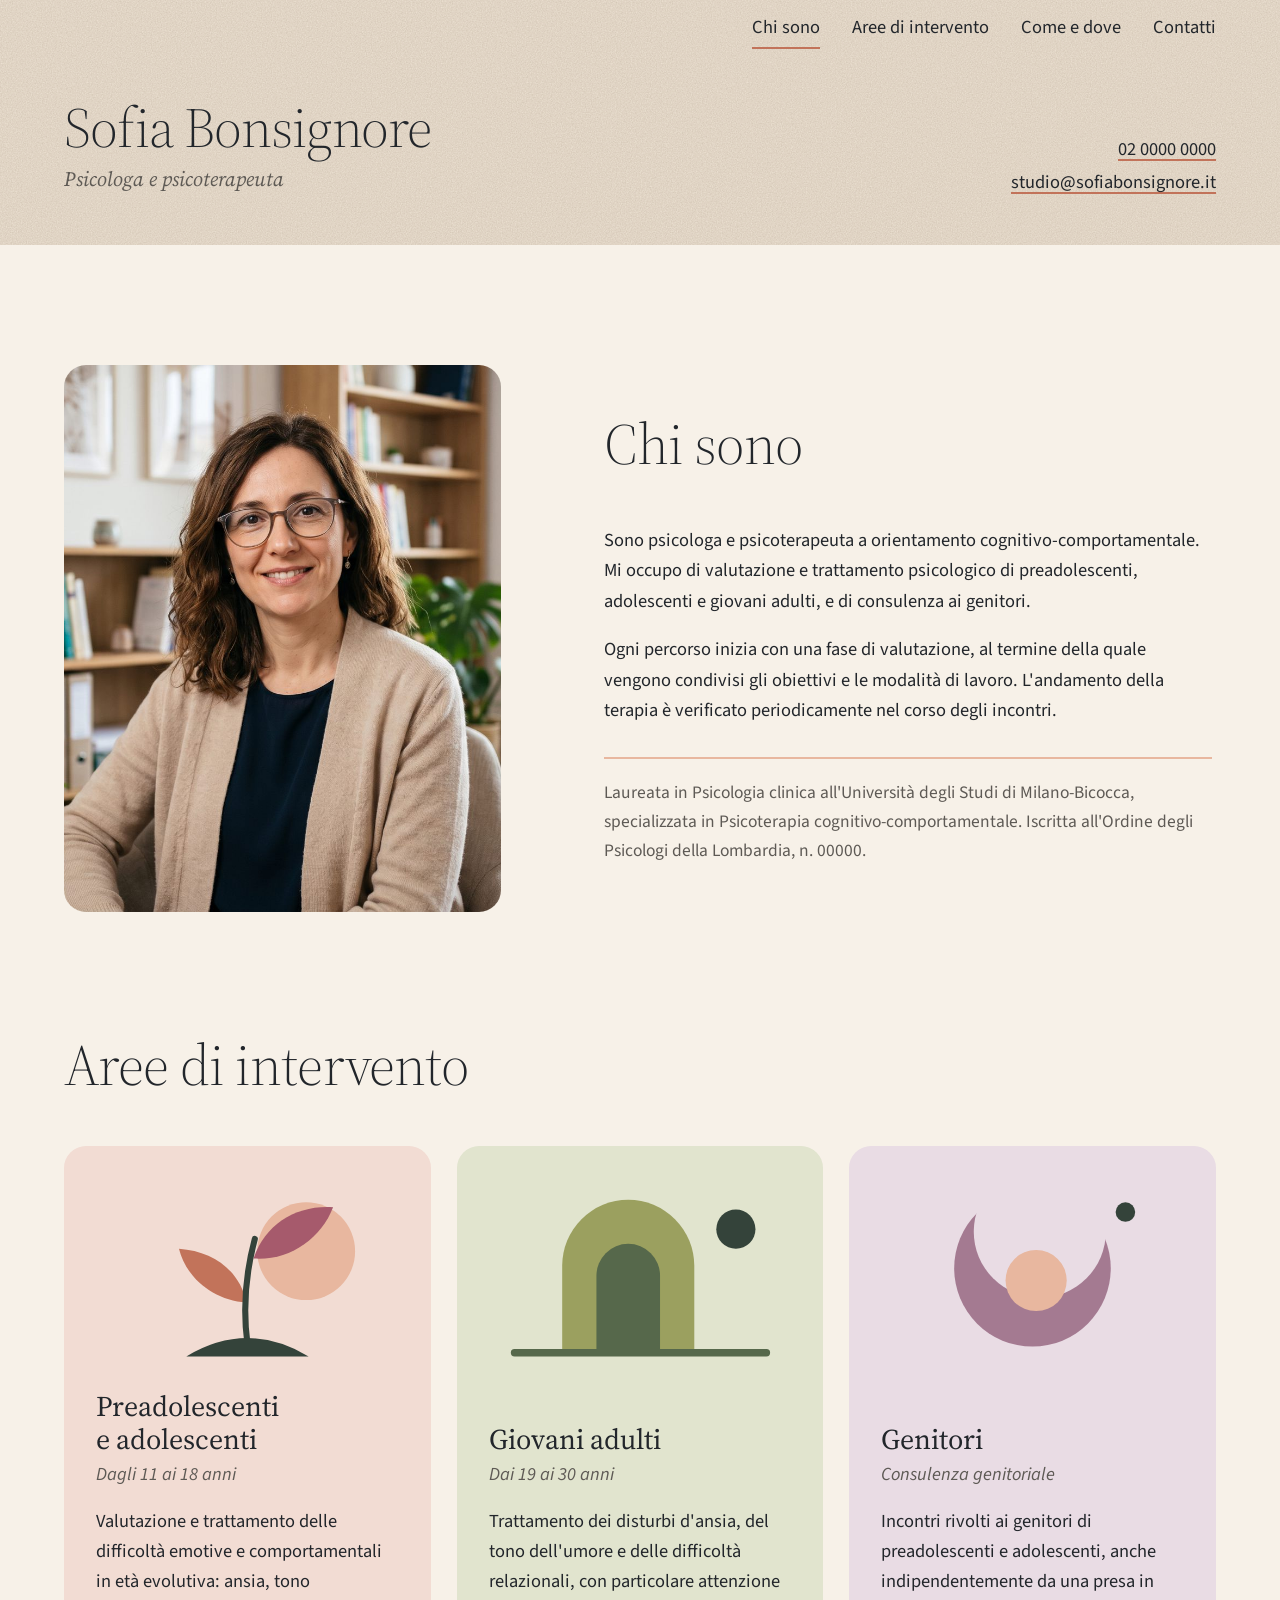
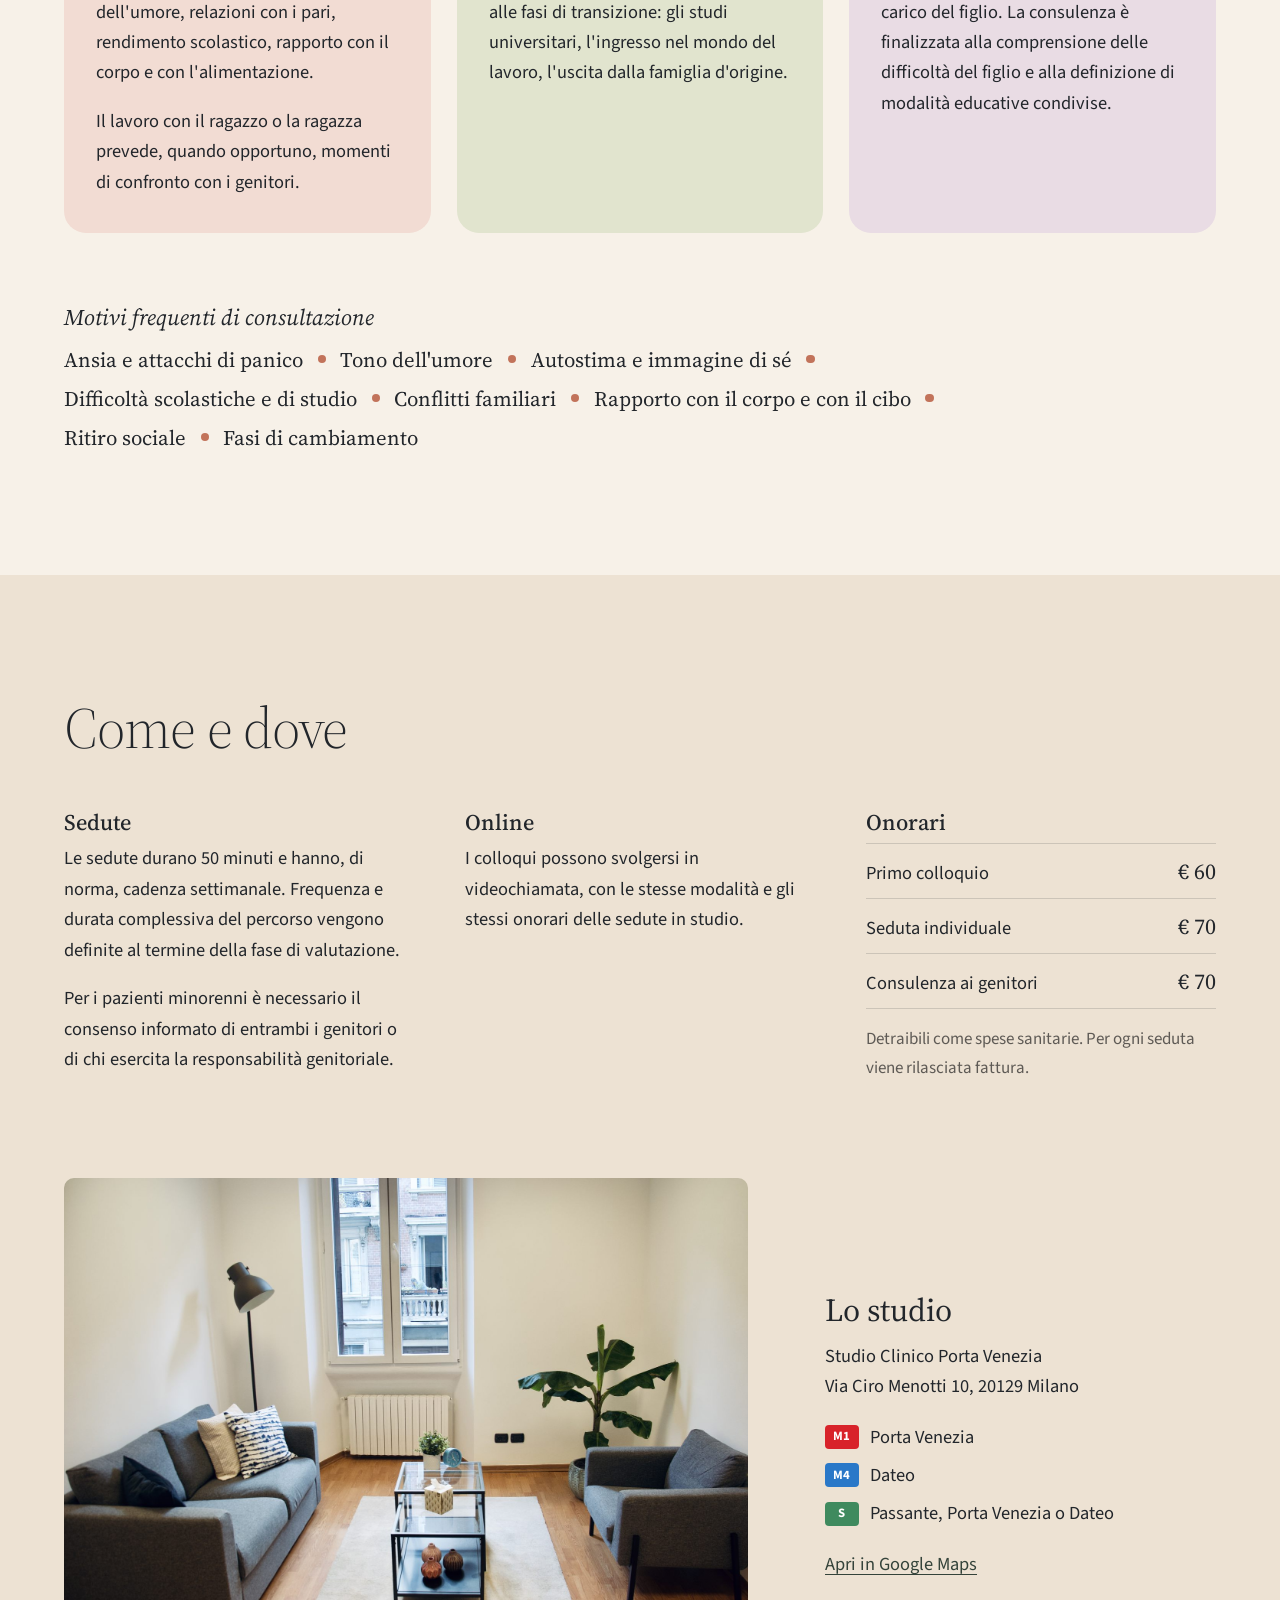
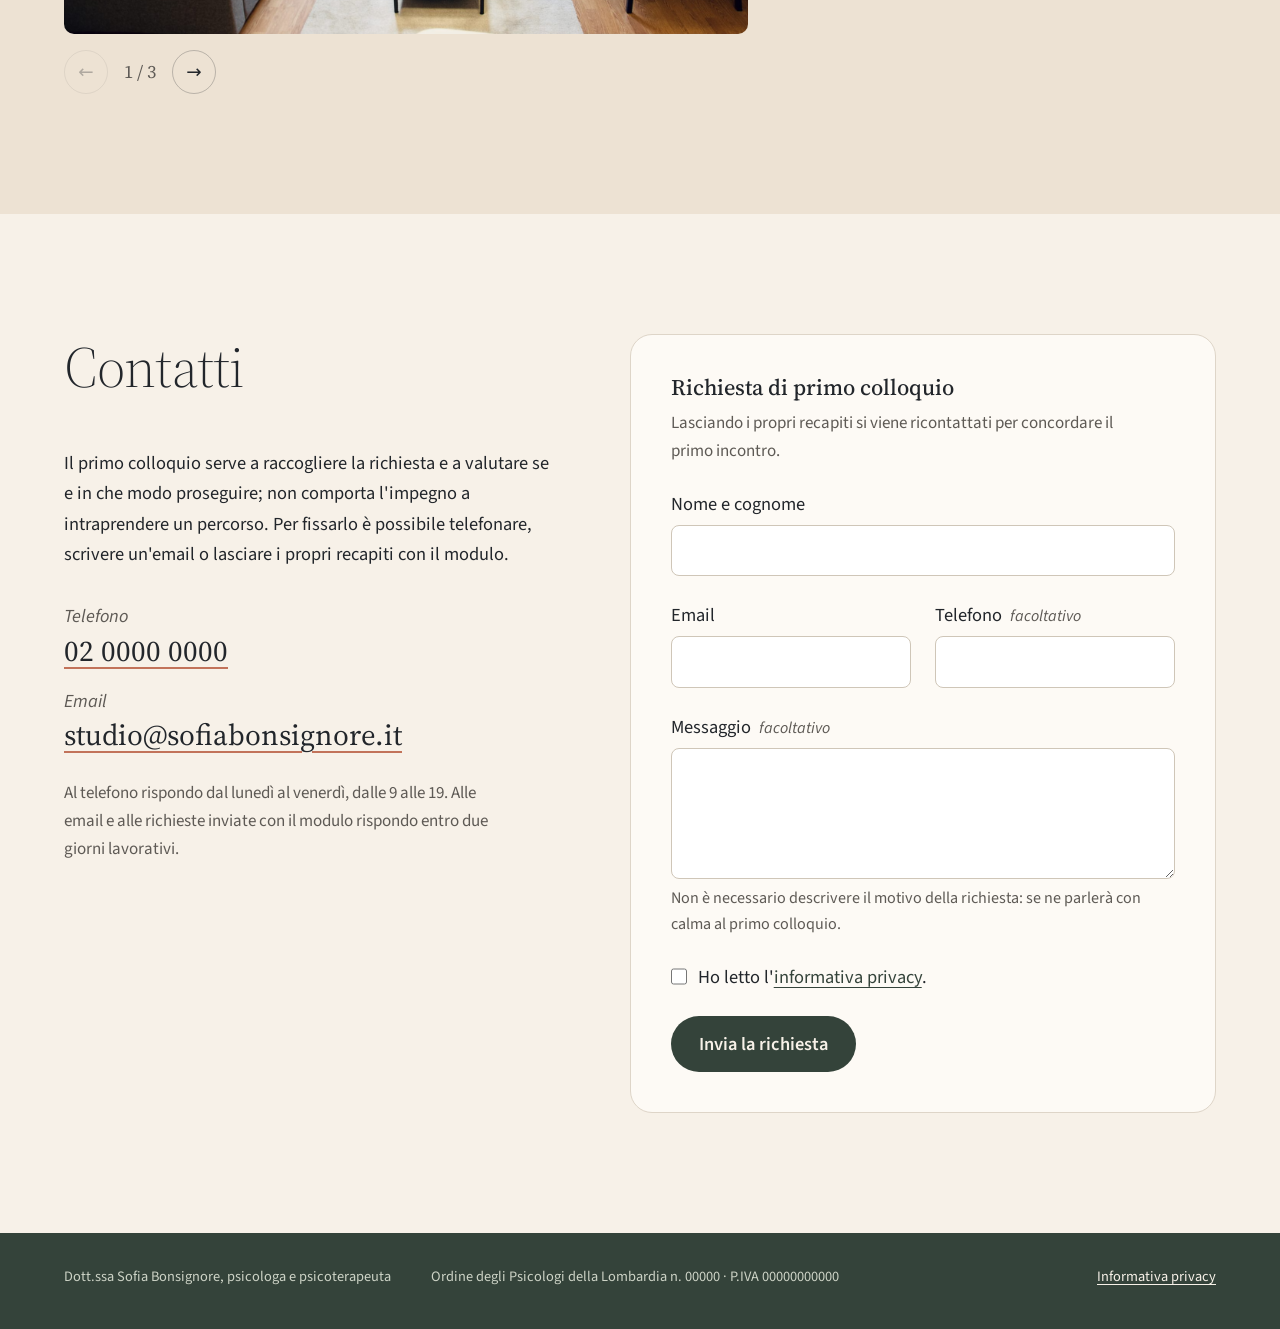
<file: index.html>
<!doctype html>
<html lang="it">
<head>
  <meta charset="utf-8">
  <meta name="viewport" content="width=device-width, initial-scale=1">
  <title>Dott.ssa Sofia Bonsignore · Psicologa e psicoterapeuta a Milano</title>
  <meta name="description" content="Psicologa e psicoterapeuta a Milano, Porta Venezia, e online. Preadolescenti, adolescenti, giovani adulti e consulenza ai genitori.">
  <!-- Sviluppo: non indicizzare. Rimuovere al lancio. -->
  <meta name="robots" content="noindex, nofollow">
  <meta name="theme-color" content="#EDE2D3">
  <link rel="preload" href="assets/fonts/source-sans-3.woff2" as="font" type="font/woff2" crossorigin>
  <link rel="preload" href="assets/fonts/source-serif-4-opsz.woff2" as="font" type="font/woff2" crossorigin>
  <link rel="stylesheet" href="styles.css">
  <script src="script.js" defer></script>
</head>
<body>

  <a class="skip" href="#main">Vai al contenuto</a>

  <!-- Barra che resta in alto: sulla sabbia dell'apertura, poi crema con il nome quando si scorre -->
  <nav class="bar" id="bar" aria-label="Principale">
    <div class="wrap bar__inner">
      <a class="bar__name" href="#top">Sofia Bonsignore</a>
      <ul class="nav">
        <li><a href="#chi-sono">Chi sono</a></li>
        <li><a href="#aree">Aree<span class="nav__more"> di intervento</span></a></li>
        <li><a href="#come-e-dove">Come e dove</a></li>
        <li><a href="#contatti">Contatti</a></li>
      </ul>
    </div>
  </nav>

  <!-- Intestazione: piccola e sobria, come una carta intestata -->
  <header class="hero" id="top">
    <div class="wrap hero__inner">
      <div>
        <h1 class="name" id="name">Sofia Bonsignore</h1>
        <p class="role">Psicologa e psicoterapeuta</p>
      </div>
      <ul class="hero__contacts">
        <li><a href="tel:+390200000000">02 0000 0000</a></li>
        <li><a href="mailto:studio@sofiabonsignore.it">studio@sofiabonsignore.it</a></li>
      </ul>
    </div>
  </header>

  <main id="main">

    <section class="section section--cream" id="chi-sono" aria-labelledby="h-chi-sono">
      <div class="wrap about">
        <figure class="portrait">
          <img src="dummy-photo.jpg" alt="Ritratto della dottoressa Sofia Bonsignore" width="1800" height="1005">
        </figure>

        <div class="about__text">
          <h2 class="section__title" id="h-chi-sono">Chi sono</h2>
          <!-- Testo provvisorio -->
          <p>Sono psicologa e psicoterapeuta a orientamento cognitivo-comportamentale. Mi occupo di valutazione e trattamento psicologico di preadolescenti, adolescenti e giovani adulti, e di consulenza ai genitori.</p>
          <p>Ogni percorso inizia con una fase di valutazione, al termine della quale vengono condivisi gli obiettivi e le modalità di lavoro. L'andamento della terapia è verificato periodicamente nel corso degli incontri.</p>
          <p class="training">Laureata in Psicologia clinica all'Università degli Studi di Milano-Bicocca, specializzata in Psicoterapia cognitivo-comportamentale. Iscritta all'Ordine degli Psicologi della Lombardia, n. 00000.</p>
        </div>
      </div>
    </section>

    <section class="section section--cream" id="aree" aria-labelledby="h-aree">
      <div class="wrap">
        <h2 class="section__title" id="h-aree">Aree di intervento</h2>

        <!-- Le tre aree sono definitive; le descrizioni cliniche sono provvisorie e verranno sostituite.
             Illustrazioni a carta ritagliata: un germoglio (crescita), una soglia (passaggio all'età adulta),
             una forma che ne accoglie una più piccola (il genitore accanto al figlio).
             Al passaggio del mouse le forme si muovono appena (classi a-*, vedi styles.css). -->
        <div class="areas">
          <article class="area tone-rose">
            <div class="area__cover">
              <svg viewBox="0 0 300 200" aria-hidden="true">
                <circle cx="198" cy="86" r="40" class="f-peach a-sun"/>
                <path d="M155 92C164 64 190 48 220 50C210 76 184 94 155 92Z" class="f-rose-deep a-leaf-r"/>
                <path d="M149 128C122 126 100 108 94 84C122 86 144 102 149 128Z" class="f-terracotta a-leaf-l"/>
                <path d="M150 162C146 132 148 106 156 76" fill="none" class="s-deep" stroke-width="5" stroke-linecap="round"/>
                <path d="M100 172Q150 142 200 172Z" class="f-deep"/>
              </svg>
            </div>
            <h3 class="area__name">Preadolescenti e adolescenti</h3>
            <p class="area__meta">Dagli 11 ai 18 anni</p>
            <div class="area__text">
              <p>Valutazione e trattamento delle difficoltà emotive e comportamentali in età evolutiva: ansia, tono dell'umore, relazioni con i pari, rendimento scolastico, rapporto con il corpo e con l'alimentazione.</p>
              <p>Il lavoro con il ragazzo o la ragazza prevede, quando opportuno, momenti di confronto con i genitori.</p>
            </div>
          </article>

          <article class="area tone-sage">
            <div class="area__cover">
              <svg viewBox="0 0 300 200" aria-hidden="true">
                <path d="M86 168V98A54 54 0 0 1 194 98V168Z" class="f-olive"/>
                <path d="M114 168V106A26 26 0 0 1 166 106V168Z" class="f-moss"/>
                <circle cx="228" cy="68" r="16" class="f-deep a-away"/>
                <rect x="44" y="166" width="212" height="6" rx="3" class="f-moss"/>
              </svg>
            </div>
            <h3 class="area__name">Giovani adulti</h3>
            <p class="area__meta">Dai 19 ai 30 anni</p>
            <div class="area__text">
              <p>Trattamento dei disturbi d'ansia, del tono dell'umore e delle difficoltà relazionali, con particolare attenzione alle fasi di transizione: gli studi universitari, l'ingresso nel mondo del lavoro, l'uscita dalla famiglia d'origine.</p>
            </div>
          </article>

          <article class="area tone-mauve">
            <div class="area__cover">
              <svg viewBox="0 0 300 200" aria-hidden="true">
                <defs>
                  <mask id="cut-genitori">
                    <rect width="300" height="200" fill="#fff"/>
                    <circle cx="156" cy="70" r="54" fill="#000"/>
                  </mask>
                </defs>
                <circle cx="150" cy="100" r="64" class="f-mauve a-cup" mask="url(#cut-genitori)"/>
                <circle cx="153" cy="110" r="25" class="f-peach a-held"/>
                <circle cx="226" cy="54" r="8" class="f-deep"/>
              </svg>
            </div>
            <h3 class="area__name">Genitori</h3>
            <p class="area__meta">Consulenza genitoriale</p>
            <div class="area__text">
              <p>Incontri rivolti ai genitori di preadolescenti e adolescenti, anche indipendentemente da una presa in carico del figlio. La consulenza è finalizzata alla comprensione delle difficoltà del figlio e alla definizione di modalità educative condivise.</p>
            </div>
          </article>
        </div>

        <div class="reasons">
          <h3 class="reasons__title">Motivi frequenti di consultazione</h3>
          <ul class="reasons__list">
            <li>Ansia e attacchi di panico</li>
            <li>Tono dell'umore</li>
            <li>Autostima e immagine di sé</li>
            <li>Difficoltà scolastiche e di studio</li>
            <li>Conflitti familiari</li>
            <li>Rapporto con il corpo e con il cibo</li>
            <li>Ritiro sociale</li>
            <li>Fasi di cambiamento</li>
          </ul>
        </div>
      </div>
    </section>

    <section class="section section--tint" id="come-e-dove" aria-labelledby="h-come-e-dove">
      <div class="wrap">
        <h2 class="section__title" id="h-come-e-dove">Come e dove</h2>

        <!-- Testi e onorari provvisori -->
        <div class="how">
          <div class="block">
            <h3>Sedute</h3>
            <p>Le sedute durano 50 minuti e hanno, di norma, cadenza settimanale. Frequenza e durata complessiva del percorso vengono definite al termine della fase di valutazione.</p>
            <p>Per i pazienti minorenni è necessario il consenso informato di entrambi i genitori o di chi esercita la responsabilità genitoriale.</p>
          </div>

          <div class="block">
            <h3>Online</h3>
            <p>I colloqui possono svolgersi in videochiamata, con le stesse modalità e gli stessi onorari delle sedute in studio.</p>
          </div>

          <div class="block">
            <h3>Onorari</h3>
            <table class="fees">
              <tbody>
                <tr><th scope="row">Primo colloquio</th><td>€ 60</td></tr>
                <tr><th scope="row">Seduta individuale</th><td>€ 70</td></tr>
                <tr><th scope="row">Consulenza ai genitori</th><td>€ 70</td></tr>
              </tbody>
            </table>
            <p class="small">Detraibili come spese sanitarie. Per ogni seduta viene rilasciata fattura.</p>
          </div>
        </div>

        <!-- Lo studio: foto che scorrono (swipe o frecce), indicazioni accanto -->
        <div class="studio">
          <div class="gallery">
            <div class="gallery__track" id="gallery-track" tabindex="0" role="region" aria-label="Foto dello studio">
              <img src="assets/studio/stanza-1.jpg" alt="Stanza dello studio con divano, poltrona e finestra sulla via" width="1800" height="1191" loading="lazy">
              <img src="assets/studio/stanza-2.jpg" alt="Stanza dello studio con due poltrone chiare e una libreria" width="1800" height="1192" loading="lazy">
              <img src="assets/studio/stanza-3.jpg" alt="Poltrona accanto alla portafinestra" width="1800" height="1192" loading="lazy">
            </div>
            <div class="gallery__controls" id="gallery-controls" hidden>
              <button type="button" class="gallery__btn" data-dir="-1" aria-label="Foto precedente">←</button>
              <span class="gallery__count" id="gallery-count">1 / 3</span>
              <button type="button" class="gallery__btn" data-dir="1" aria-label="Foto successiva">→</button>
            </div>
          </div>

          <div class="studio__info">
            <h3>Lo studio</h3>
            <address>
              Studio Clinico Porta Venezia<br>
              Via Ciro Menotti 10, 20129 Milano
            </address>
            <ul class="transit">
              <li><span class="line line--m1">M1</span> Porta Venezia</li>
              <li><span class="line line--m4">M4</span> Dateo</li>
              <li><span class="line line--s">S</span> Passante, Porta Venezia o Dateo</li>
            </ul>
            <p><a href="https://www.google.com/maps/search/?api=1&amp;query=Via+Ciro+Menotti+10+Milano" target="_blank" rel="noopener">Apri in Google Maps</a></p>
          </div>
        </div>
      </div>
    </section>

    <section class="section section--cream" id="contatti" aria-labelledby="h-contatti">
      <div class="wrap contact">
        <div class="contact__intro">
          <h2 class="section__title" id="h-contatti">Contatti</h2>
          <!-- Recapiti e orari provvisori -->
          <p>Il primo colloquio serve a raccogliere la richiesta e a valutare se e in che modo proseguire; non comporta l'impegno a intraprendere un percorso. Per fissarlo è possibile telefonare, scrivere un'email o lasciare i propri recapiti con il modulo.</p>

          <dl class="contacts">
            <div>
              <dt>Telefono</dt>
              <dd><a href="tel:+390200000000">02 0000 0000</a></dd>
            </div>
            <div>
              <dt>Email</dt>
              <dd><a href="mailto:studio@sofiabonsignore.it">studio@sofiabonsignore.it</a></dd>
            </div>
          </dl>
          <p class="small">Al telefono rispondo dal lunedì al venerdì, dalle 9 alle 19. Alle email e alle richieste inviate con il modulo rispondo entro due giorni lavorativi.</p>
        </div>

        <!-- Modulo dimostrativo: in produzione l'invio passa da un servizio come Formspree o Web3Forms -->
        <form class="form" id="richiesta" aria-labelledby="h-richiesta">
          <div>
            <h3 id="h-richiesta">Richiesta di primo colloquio</h3>
            <p class="small">Lasciando i propri recapiti si viene ricontattati per concordare il primo incontro.</p>
          </div>

          <div class="field">
            <label for="f-nome">Nome e cognome</label>
            <input id="f-nome" name="nome" type="text" autocomplete="name" required>
          </div>

          <div class="form__row">
            <div class="field">
              <label for="f-email">Email</label>
              <input id="f-email" name="email" type="email" autocomplete="email" required>
            </div>
            <div class="field">
              <label for="f-tel">Telefono <span class="optional">facoltativo</span></label>
              <input id="f-tel" name="telefono" type="tel" autocomplete="tel">
            </div>
          </div>

          <!-- Campo libero: la nota sotto scoraggia l'invio di dati sanitari attraverso il modulo -->
          <div class="field">
            <label for="f-msg">Messaggio <span class="optional">facoltativo</span></label>
            <textarea id="f-msg" name="messaggio" rows="4" aria-describedby="f-msg-nota"></textarea>
            <p class="field__hint" id="f-msg-nota">Non è necessario descrivere il motivo della richiesta: se ne parlerà con calma al primo colloquio.</p>
          </div>

          <label class="consent">
            <input type="checkbox" name="privacy" required>
            <span>Ho letto l'<a href="privacy.html">informativa privacy</a>.</span>
          </label>

          <div>
            <button type="submit" class="button">Invia la richiesta</button>
            <p class="form__status" id="richiesta-esito" role="status" hidden></p>
          </div>
        </form>
      </div>
    </section>

  </main>

  <footer class="footer">
    <div class="wrap footer__inner">
      <p>Dott.ssa Sofia Bonsignore, psicologa e psicoterapeuta</p>
      <p>Ordine degli Psicologi della Lombardia n. 00000 · P.IVA 00000000000</p>
      <p><a href="privacy.html">Informativa privacy</a></p>
    </div>
  </footer>

</body>
</html>
</file>
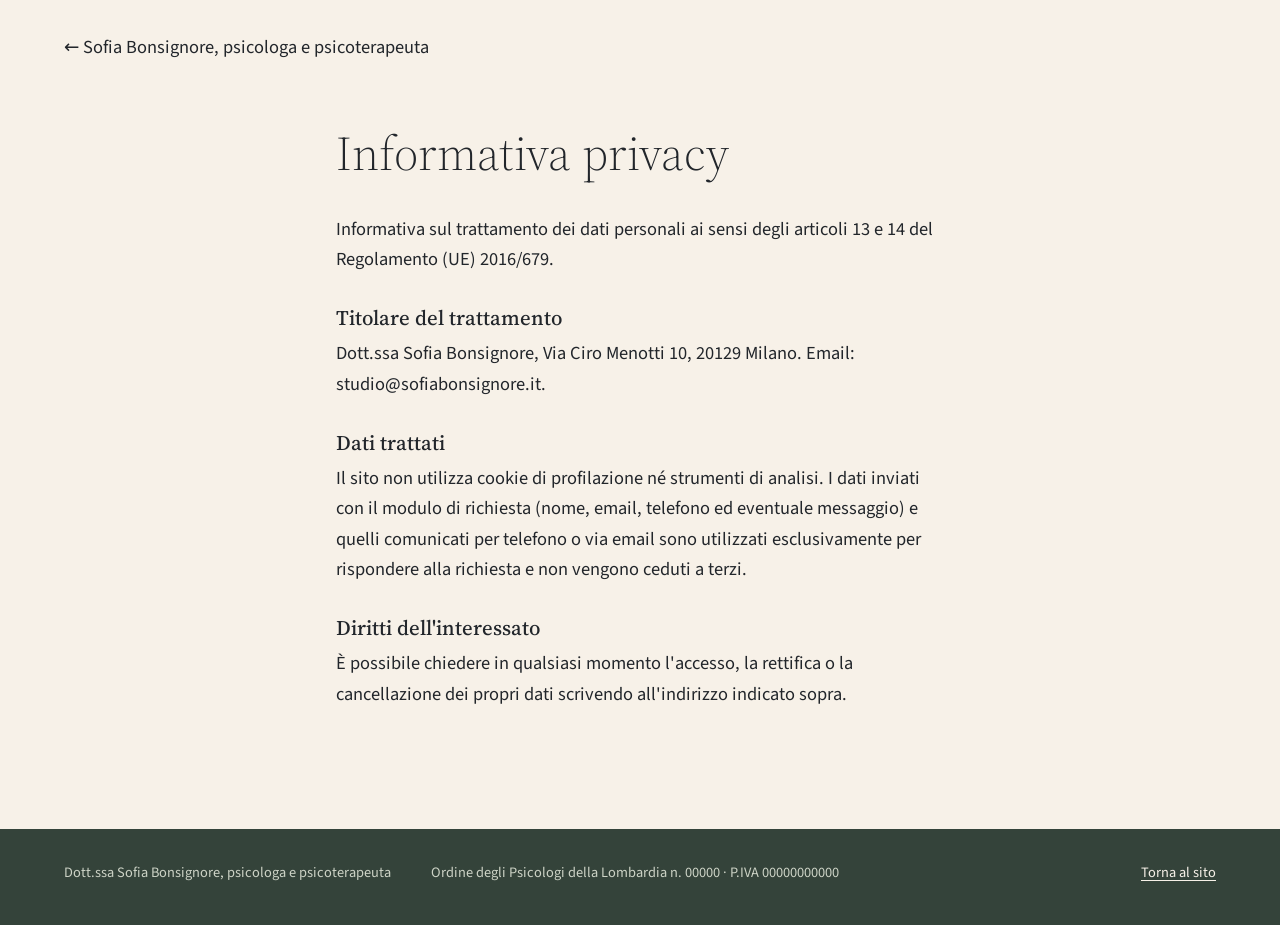
<file: privacy.html>
<!doctype html>
<html lang="it">
<head>
  <meta charset="utf-8">
  <meta name="viewport" content="width=device-width, initial-scale=1">
  <title>Informativa privacy · Dott.ssa Sofia Bonsignore</title>
  <meta name="robots" content="noindex, nofollow">
  <meta name="theme-color" content="#FAF9F6">
  <link rel="stylesheet" href="styles.css">
</head>
<body>

  <div class="wrap page-back">
    <a href="./">← Sofia Bonsignore, psicologa e psicoterapeuta</a>
  </div>

  <main class="wrap page">
    <h1>Informativa privacy</h1>
    <!-- Testo provvisorio: l'informativa definitiva va redatta prima della pubblicazione. -->
    <p>Informativa sul trattamento dei dati personali ai sensi degli articoli 13 e 14 del Regolamento (UE) 2016/679.</p>

    <h2>Titolare del trattamento</h2>
    <p>Dott.ssa Sofia Bonsignore, Via Ciro Menotti 10, 20129 Milano. Email: studio@sofiabonsignore.it.</p>

    <h2>Dati trattati</h2>
    <p>Il sito non utilizza cookie di profilazione né strumenti di analisi. I dati inviati con il modulo di richiesta (nome, email, telefono ed eventuale messaggio) e quelli comunicati per telefono o via email sono utilizzati esclusivamente per rispondere alla richiesta e non vengono ceduti a terzi.</p>

    <h2>Diritti dell'interessato</h2>
    <p>È possibile chiedere in qualsiasi momento l'accesso, la rettifica o la cancellazione dei propri dati scrivendo all'indirizzo indicato sopra.</p>
  </main>

  <footer class="footer">
    <div class="wrap footer__inner">
      <p>Dott.ssa Sofia Bonsignore, psicologa e psicoterapeuta</p>
      <p>Ordine degli Psicologi della Lombardia n. 00000 · P.IVA 00000000000</p>
      <p><a href="./">Torna al sito</a></p>
    </div>
  </footer>

</body>
</html>
</file>
<file: styles.css>
/* ---------- Font (self-hosted, SIL OFL: assets/fonts/OFL.txt) ---------- */
/* Source Serif 4 per nome e titoli (asse ottico: i titoli grandi usano il taglio "display");
   Source Sans 3 per il testo, disegnato come compagno del serif */
@font-face {
  font-family: "Source Serif 4";
  src: url("assets/fonts/source-serif-4-opsz.woff2") format("woff2");
  font-weight: 200 900; font-style: normal; font-display: swap;
}
@font-face {
  font-family: "Source Serif 4";
  src: url("assets/fonts/source-serif-4-opsz-italic.woff2") format("woff2");
  font-weight: 200 900; font-style: italic; font-display: swap;
}
@font-face {
  font-family: "Source Sans 3";
  src: url("assets/fonts/source-sans-3.woff2") format("woff2");
  font-weight: 200 900; font-style: normal; font-display: swap;
}
@font-face {
  font-family: "Source Sans 3";
  src: url("assets/fonts/source-sans-3-italic.woff2") format("woff2");
  font-weight: 200 900; font-style: italic; font-display: swap;
}

/* ---------- Tokens ---------- */
/* Pochi colori, tono su tono: crema come fondo, sabbia calda come campitura che si alterna al crema
   (apertura, Come e dove), un verde inchiostro in piccole dosi (link, pulsante, punti delle
   illustrazioni, piè di pagina). Le tinte pastello vivono solo nelle card delle aree, dove
   distinguono le fasce d'età; il terracotta resta per i piccoli dettagli. */
:root {
  --cream: #F7F1E8;
  --card: #FDFAF5;
  --ink: #22262B;
  --muted: #5E5A55;
  --rule: #DED5C8;
  --field: #EDE2D3;         /* sabbia calda: campiture */
  --deep: #34433A;          /* verde inchiostro: link, pulsante, piè di pagina */
  --deep-soft: #CDD3C6;     /* testo secondario sul verde inchiostro */

  /* Fondi delle card */
  --rose-bg: #F2DCD3;
  --sage-bg: #E1E4CE;
  --mauve-bg: #E9DCE4;

  /* Colori delle forme ritagliate */
  --peach: #E8B79F;
  --terracotta: #C2735A;
  --rose-deep: #A65A6C;
  --olive: #9BA05F;
  --moss: #56684B;
  --mauve: #A47A91;

  --serif: "Source Serif 4", Georgia, "Times New Roman", serif;
  --sans: "Source Sans 3", system-ui, -apple-system, "Segoe UI", sans-serif;
  --gutter: clamp(1.25rem, 4vw, 2.5rem);
  --measure: 38rem;
  --space: clamp(4.5rem, 10vw, 7.5rem);
  --radius: 10px;
  --radius-lg: 22px;
  --bar-h: 3.5rem;
  --ease: cubic-bezier(.22, .61, .36, 1);
  /* Grana di carta: rumore SVG generato dal browser */
  --grain: url("data:image/svg+xml,%3Csvg xmlns='http://www.w3.org/2000/svg' width='220' height='220'%3E%3Cfilter id='g'%3E%3CfeTurbulence type='fractalNoise' baseFrequency='0.8' numOctaves='3' stitchTiles='stitch'/%3E%3CfeColorMatrix values='0 0 0 0 0.32 0 0 0 0 0.26 0 0 0 0 0.2 0 0 0 0.6 0'/%3E%3C/filter%3E%3Crect width='100%25' height='100%25' filter='url%28%23g%29'/%3E%3C/svg%3E");
}

/* ---------- Base ---------- */
*, *::before, *::after { box-sizing: border-box; }

html {
  -webkit-text-size-adjust: 100%;
  text-size-adjust: 100%;
  scroll-behavior: smooth;
  scroll-padding-top: var(--bar-h);
}

body {
  margin: 0;
  background: var(--cream);
  color: var(--ink);
  font-family: var(--sans);
  font-size: clamp(1.0625rem, 1rem + .2vw, 1.15rem);
  line-height: 1.65;
  -webkit-font-smoothing: antialiased;
}

img { display: block; max-width: 100%; height: auto; }

h1, h2, h3 {
  margin: 0;
  font-family: var(--serif);
  font-weight: 400;
  font-optical-sizing: auto;
  line-height: 1.15;
  text-wrap: balance;
}
p, ul, dl, figure, address { margin: 0; }
p { text-wrap: pretty; }
p + p { margin-top: 1em; }

a {
  color: var(--deep);
  text-decoration-thickness: 1px;
  text-underline-offset: .2em;
}
a:hover { color: var(--terracotta); }

:focus-visible { outline: 2px solid currentColor; outline-offset: 3px; }

.wrap { width: min(72rem, 100% - 2 * var(--gutter)); margin-inline: auto; }

.skip {
  position: absolute; left: 1rem; top: -10rem; z-index: 50;
  padding: .5rem 1rem;
  background: var(--ink); color: var(--cream);
}
.skip:focus { top: 1rem; }

.small { font-size: .925em; color: var(--muted); }

/* Colori delle forme ritagliate (classi, perché var() negli attributi SVG non è affidabile) */
.f-peach { fill: var(--peach); }
.f-terracotta { fill: var(--terracotta); }
.f-rose-deep { fill: var(--rose-deep); }
.f-olive { fill: var(--olive); }
.f-moss { fill: var(--moss); }
.f-mauve { fill: var(--mauve); }
.f-deep { fill: var(--deep); }
.s-deep { stroke: var(--deep); }

/* ---------- Barra di navigazione ---------- */
/* In cima ha la sabbia dell'apertura; quando l'apertura esce dallo schermo diventa crema e mostra il nome */
.bar {
  --bar-fg: var(--ink);
  position: sticky; top: 0; z-index: 20;
  background: var(--field);
  transition: background-color .35s var(--ease), box-shadow .35s var(--ease);
}
.bar.is-stuck { --bar-fg: var(--ink); background: var(--cream); box-shadow: 0 1px 0 var(--rule); }
.bar__inner { position: relative; z-index: 1; }
/* Sopra l'apertura la barra ha la stessa grana di carta, così le due superfici sono una sola */
.bar::after {
  content: ""; position: absolute; inset: 0; pointer-events: none;
  background-image: var(--grain);
  opacity: .45; mix-blend-mode: multiply;
  transition: opacity .35s var(--ease);
}
.bar.is-stuck::after { opacity: 0; }

.bar__inner {
  display: flex; align-items: center; justify-content: space-between; gap: 1.5rem;
  min-height: var(--bar-h);
}

.bar__name {
  display: none;
  font-family: var(--serif); font-size: 1.2rem; white-space: nowrap;
  color: var(--bar-fg); text-decoration: none;
  opacity: 0; visibility: hidden;
  transition: opacity .3s var(--ease), visibility .3s;
}
.bar.is-stuck .bar__name { opacity: 1; visibility: visible; }

.nav {
  list-style: none; margin: 0; padding: 0;
  display: flex; justify-content: space-between; gap: 1rem;
  flex: 1;
}
.nav a {
  display: block; padding-block: .3rem;
  color: var(--bar-fg); text-decoration: none;
  border-bottom: 2px solid transparent;
  transition: color .35s, border-color .2s;
}
.nav a:hover { color: var(--bar-fg); border-bottom-color: var(--peach); }
.nav a[aria-current="true"] { border-bottom-color: var(--terracotta); }
.nav__more { display: none; }

@media (min-width: 40rem) {
  .nav { flex: none; justify-content: flex-end; gap: 2rem; }
  .nav__more { display: inline; }
  .bar__name { display: block; }
}

/* ---------- Intestazione: piccola e sobria, su sabbia con grana di carta ---------- */
.hero { position: relative; background: var(--field); }
.hero > .wrap { position: relative; z-index: 1; }

/* Grana di carta: rumore SVG generato dal browser, in "moltiplica" */
.hero::after {
  content: ""; position: absolute; inset: 0; z-index: 0; pointer-events: none;
  background-image: var(--grain);
  opacity: .45;
  mix-blend-mode: multiply;
}

.hero__inner {
  display: grid; gap: 1.25rem;
  padding-block: clamp(1.5rem, 4vw, 2.75rem) clamp(2rem, 4.5vw, 3rem);
}

.name {
  font-size: clamp(2.3rem, 1.7rem + 2.4vw, 3.5rem);
  font-weight: 300;
  line-height: 1;
  letter-spacing: -.02em;
}
.role {
  margin-top: .45rem;
  font-family: var(--serif); font-style: italic;
  font-size: clamp(1.1rem, 1rem + .35vw, 1.3rem);
  color: var(--muted);
}

.hero__contacts {
  list-style: none; padding: 0;
  display: flex; flex-wrap: wrap; gap: .25rem 1.5rem;
}
.hero__contacts a { color: var(--ink); text-decoration-color: var(--terracotta); text-decoration-thickness: 1.5px; }
.hero__contacts a:hover { color: var(--terracotta); }

@media (min-width: 52rem) {
  .hero__inner { grid-template-columns: minmax(0, 1fr) auto; align-items: end; }
  .hero__contacts { flex-direction: column; align-items: flex-end; gap: .15rem; }
}

/* ---------- Sezioni ---------- */
.section { padding-block: var(--space); overflow-x: clip; }
.section--cream + .section--cream { padding-top: 0; }
.section--tint { background: var(--field); }

.section__title {
  font-size: clamp(2.3rem, 1.6rem + 2.6vw, 3.6rem);
  font-weight: 300;
  letter-spacing: -.015em;
  margin-bottom: clamp(1.75rem, 4vw, 3rem);
}

.section h3 { font-size: 1.4rem; font-weight: 500; margin-bottom: .5rem; }

/* ---------- Chi sono: ritratto e testo affiancati ---------- */
.about { display: grid; gap: 3rem; align-items: center; }

.portrait { width: min(100%, 22rem); }
.portrait img {
  width: 100%;
  aspect-ratio: 4 / 5;
  object-fit: cover;
  object-position: 51% 28%;
  border-radius: var(--radius-lg);
}

.about__text { max-width: var(--measure); min-width: 0; }
.training {
  margin-top: 2rem; padding-top: 1.25rem;
  border-top: 2px solid var(--peach);
  font-size: .95em; color: var(--muted);
}

@media (min-width: 52rem) {
  .about { grid-template-columns: minmax(0, 5fr) minmax(0, 7fr); gap: clamp(4rem, 8vw, 7rem); }
  .portrait { width: auto; }
}

/* ---------- Aree di intervento ---------- */
/* Card interamente colorate; ogni fascia d'età ha la sua tinta e il suo disegno */
.tone-rose  { --bg: var(--rose-bg); }
.tone-sage  { --bg: var(--sage-bg); }
.tone-mauve { --bg: var(--mauve-bg); }

.areas { display: grid; gap: 1.5rem; }

.area {
  min-width: 0;
  background: var(--bg);
  border-radius: var(--radius-lg);
  padding: 0 clamp(1.5rem, 3vw, 2rem) clamp(1.75rem, 3vw, 2.25rem);
}
.area__cover { margin-inline: calc(-1 * clamp(1.5rem, 3vw, 2rem)); aspect-ratio: 3 / 2; }
.area__cover svg { display: block; width: 100%; height: 100%; }

.section .area__name { font-size: clamp(1.5rem, 1.3rem + .6vw, 1.85rem); font-weight: 400; margin-bottom: .2rem; align-self: end; }
.area__meta { font-style: italic; color: var(--muted); margin-bottom: 1rem; }
.area__text p { margin-top: 0; }
.area__text p + p { margin-top: 1em; }

/* Piccole animazioni con un significato, solo al passaggio del mouse (non su touch,
   non con "riduci movimento"): il germoglio alza le foglie verso il sole, il cerchio
   si allontana dalla soglia, la coppa si inclina e accoglie il cerchio più piccolo */
.a-sun, .a-leaf-l, .a-leaf-r, .a-away, .a-cup, .a-held {
  transform-box: fill-box;
  transform-origin: 50% 50%;
  transition: transform 1.2s var(--ease);
}
.a-leaf-l { transform-origin: 100% 100%; }
.a-leaf-r { transform-origin: 0% 100%; }

@media (hover: hover) and (prefers-reduced-motion: no-preference) {
  .area:hover .a-sun    { transform: translateY(-8px); }
  .area:hover .a-leaf-l { transform: rotate(9deg); }
  .area:hover .a-leaf-r { transform: rotate(-9deg); }
  .area:hover .a-away   { transform: translate(16px, -10px); }
  .area:hover .a-cup    { transform: rotate(-8deg); }
  .area:hover .a-held   { transform: translate(-3px, 5px); }
}

/* Schermi medi: illustrazione a sinistra, testo a destra */
@media (min-width: 40rem) and (max-width: 63.99rem) {
  .area { display: grid; grid-template-columns: minmax(0, 2fr) minmax(0, 3fr); column-gap: 2rem; align-content: start; padding-top: clamp(1.75rem, 3vw, 2.25rem); }
  .area__cover { grid-row: span 3; margin: 0; align-self: center; }
  .section .area__name { align-self: start; }
}

/* Schermi larghi: tre colonne; le righe sono condivise (subgrid) perché i testi partano allineati */
@media (min-width: 64rem) {
  .areas { grid-template-columns: repeat(3, minmax(0, 1fr)); gap: clamp(1.25rem, 2vw, 1.75rem); }
  .area { display: grid; grid-template-rows: subgrid; grid-row: span 4; row-gap: 0; }
}

/* Motivi frequenti: un elenco in linea, non etichette che sembrano cliccabili */
.reasons { margin-top: clamp(3rem, 6vw, 4.5rem); max-width: 56rem; }
.section .reasons__title { font-size: 1.4rem; font-weight: 400; font-style: italic; margin-bottom: .75rem; }
.reasons__list {
  list-style: none; padding: 0;
  display: flex; flex-wrap: wrap; row-gap: .3rem;
  font-family: var(--serif); font-size: clamp(1.1rem, 1rem + .4vw, 1.3rem);
}
.reasons__list li:not(:last-child)::after {
  content: ""; display: inline-block;
  width: .4em; height: .4em; margin-inline: .7em; vertical-align: .18em;
  border-radius: 50%; background: var(--terracotta);
}

/* ---------- Come e dove (fondo sabbia) ---------- */

.how { display: grid; gap: 2.25rem; }
.block { max-width: var(--measure); min-width: 0; }

@media (min-width: 52rem) {
  .how { grid-template-columns: repeat(3, minmax(0, 1fr)); gap: clamp(2rem, 4vw, 3.5rem); }
}

.fees { width: 100%; border-collapse: collapse; margin-block: .25rem 1rem; }
.fees th, .fees td {
  padding: .55rem 0;
  border-bottom: 1px solid rgb(34 38 43 / .16);
  text-align: left; font-weight: 400; vertical-align: baseline;
}
.fees tr:first-child > * { border-top: 1px solid rgb(34 38 43 / .16); }
.fees td {
  text-align: right; white-space: nowrap; padding-left: 1rem;
  font-family: var(--serif); font-size: 1.2em; font-variant-numeric: tabular-nums;
}

/* Lo studio: foto che scorrono, indicazioni a destra */
.studio {
  display: grid; gap: 2.5rem;
  margin-top: clamp(4rem, 8vw, 6rem);
}
@media (min-width: 52rem) {
  .studio { grid-template-columns: minmax(0, 7fr) minmax(0, 4fr); gap: clamp(3rem, 6vw, 5rem); align-items: center; }
}

.gallery { min-width: 0; }
.gallery__track {
  display: flex;
  overflow-x: auto;
  scroll-snap-type: x mandatory;
  overscroll-behavior-x: contain;
  scrollbar-width: none;
  border-radius: var(--radius);
}
.gallery__track::-webkit-scrollbar { display: none; }
.gallery__track img {
  flex: 0 0 100%;
  min-width: 0;
  aspect-ratio: 3 / 2;
  object-fit: cover;
  scroll-snap-align: start;
}

.gallery__controls { display: flex; align-items: center; gap: 1rem; margin-top: 1rem; }
.gallery__controls[hidden] { display: none; }
.gallery__btn {
  width: 2.75rem; height: 2.75rem;
  display: grid; place-items: center;
  font: inherit; color: var(--ink);
  background: none;
  border: 1px solid rgb(34 38 43 / .25); border-radius: 50%;
  cursor: pointer;
  transition: background-color .2s, color .2s, opacity .2s;
}
.gallery__btn:hover:not(:disabled) { background: var(--deep); border-color: var(--deep); color: var(--cream); }
.gallery__btn:disabled { opacity: .3; cursor: default; }
.gallery__count { font-family: var(--serif); color: var(--muted); font-variant-numeric: tabular-nums; min-width: 3.5ch; text-align: center; }

.studio__info { min-width: 0; }
.section .studio__info h3 { font-size: 2rem; font-weight: 400; margin-bottom: .75rem; }
address { font-style: normal; }

/* Linee della metropolitana con i loro colori: segnaletica che chi abita a Milano riconosce subito */
.transit { list-style: none; padding: 0; margin-block: 1.25rem; display: grid; gap: .5rem; }
.transit li { display: flex; align-items: center; gap: .7rem; }
.line {
  flex: none;
  display: inline-grid; place-items: center;
  min-width: 2.1rem; height: 1.5rem; padding-inline: .35rem;
  border-radius: 4px;
  color: #fff; font-size: .8rem; font-weight: 700; letter-spacing: .02em;
}
.line--m1 { background: #D8232A; }
.line--m4 { background: #2A78C8; }
.line--s  { background: #3F8A5E; }

/* ---------- Contatti ---------- */
.contact { display: grid; gap: 3rem; align-items: start; }
.contact__intro { max-width: var(--measure); min-width: 0; }

@media (min-width: 52rem) {
  .contact { grid-template-columns: minmax(0, 5fr) minmax(0, 6fr); gap: clamp(3rem, 6vw, 5rem); }
  .contact__intro { position: sticky; top: calc(var(--bar-h) + 2rem); }
}

.contacts { margin-block: 2rem 1.5rem; }
.contacts div + div { margin-top: 1rem; }
.contacts dt { font-style: italic; color: var(--muted); }
.contacts dd {
  margin: 0;
  font-family: var(--serif);
  font-size: clamp(1.4rem, 1.2rem + .8vw, 1.85rem);
  line-height: 1.3;
  overflow-wrap: anywhere;
}
.contacts a { color: var(--ink); text-decoration-color: var(--terracotta); text-decoration-thickness: 2px; }
.contacts a:hover { color: var(--terracotta); }

/* Modulo di richiesta: una scheda chiara sul fondo crema, pochi campi */
.form {
  display: grid; gap: 1.5rem;
  min-width: 0;
  padding: clamp(1.5rem, 4vw, 2.5rem);
  background: var(--card);
  border: 1px solid var(--rule);
  border-radius: var(--radius-lg);
}
.form h3 { margin-bottom: .5rem; }

.field { display: grid; gap: .35rem; margin: 0; padding: 0; border: 0; min-width: 0; }
.optional { font-size: .875em; font-style: italic; color: var(--muted); margin-left: .25rem; }

.form input[type="text"],
.form input[type="email"],
.form input[type="tel"],
.form textarea {
  width: 100%;
  font: inherit; color: var(--ink);
  padding: .6rem .75rem;
  background: #fff;
  border: 1px solid #CFC6B8;
  border-radius: 8px;
}
.form textarea { resize: vertical; min-height: 7.5rem; line-height: 1.5; }
.form input:focus, .form textarea:focus { outline: 2px solid var(--deep); outline-offset: -1px; border-color: var(--deep); }
.form input:user-invalid { border-color: #9B3B2F; }
.field__hint { font-size: .875em; color: var(--muted); }

.form input[type="checkbox"] { accent-color: var(--deep); width: 1.05rem; height: 1.05rem; margin: 0; flex: none; }

.form__row { display: grid; gap: 1.5rem; }
@media (min-width: 40rem) { .form__row { grid-template-columns: 1fr 1fr; } }

.consent { display: flex; gap: .65rem; align-items: baseline; cursor: pointer; }
.consent input { position: relative; top: .15em; }

.button {
  font: inherit; font-weight: 600;
  padding: .8rem 1.75rem;
  color: var(--cream); background: var(--deep);
  border: 0; border-radius: 999px;
  cursor: pointer;
  transition: background-color .2s;
}
.button:hover { background: var(--terracotta); }

.form__status {
  margin-top: 1.25rem;
  padding-left: 1rem;
  border-left: 3px solid var(--olive);
}

/* ---------- Piè di pagina (verde inchiostro) ---------- */
.footer { background: var(--deep); color: var(--deep-soft); }
.footer__inner {
  display: grid; gap: .25rem;
  padding-block: 2rem 2.5rem;
  font-size: .9rem;
}
.footer p { margin: 0; }
.footer a { color: var(--cream); }

@media (min-width: 52rem) {
  .footer__inner { grid-template-columns: auto auto 1fr; gap: 2.5rem; }
  .footer__inner p:last-child { text-align: right; }
}

/* ---------- Pagina privacy ---------- */
.page-back { padding-top: 2rem; }
.page-back a { color: var(--ink); text-decoration: none; }
.page-back a:hover { text-decoration: underline; }
.page { padding-block: clamp(2rem, 6vw, 4rem) var(--space); max-width: var(--measure); }
.page h1 { font-size: clamp(2rem, 1.5rem + 2vw, 3rem); font-weight: 300; margin-bottom: 2rem; }
.page h2 { font-size: 1.3rem; font-weight: 500; margin: 2rem 0 .5rem; }

/* ---------- Movimento ridotto ---------- */
@media (prefers-reduced-motion: reduce) {
  html { scroll-behavior: auto; }
  * { transition-duration: 0s !important; }
}

/* ---------- Stampa ---------- */
@media print {
  body, .hero, .section--tint, .footer { background: #fff; color: #000; }
  .bar, .skip, .gallery, .form { display: none; }
  a { color: inherit; text-decoration: none; }
}
</file>
